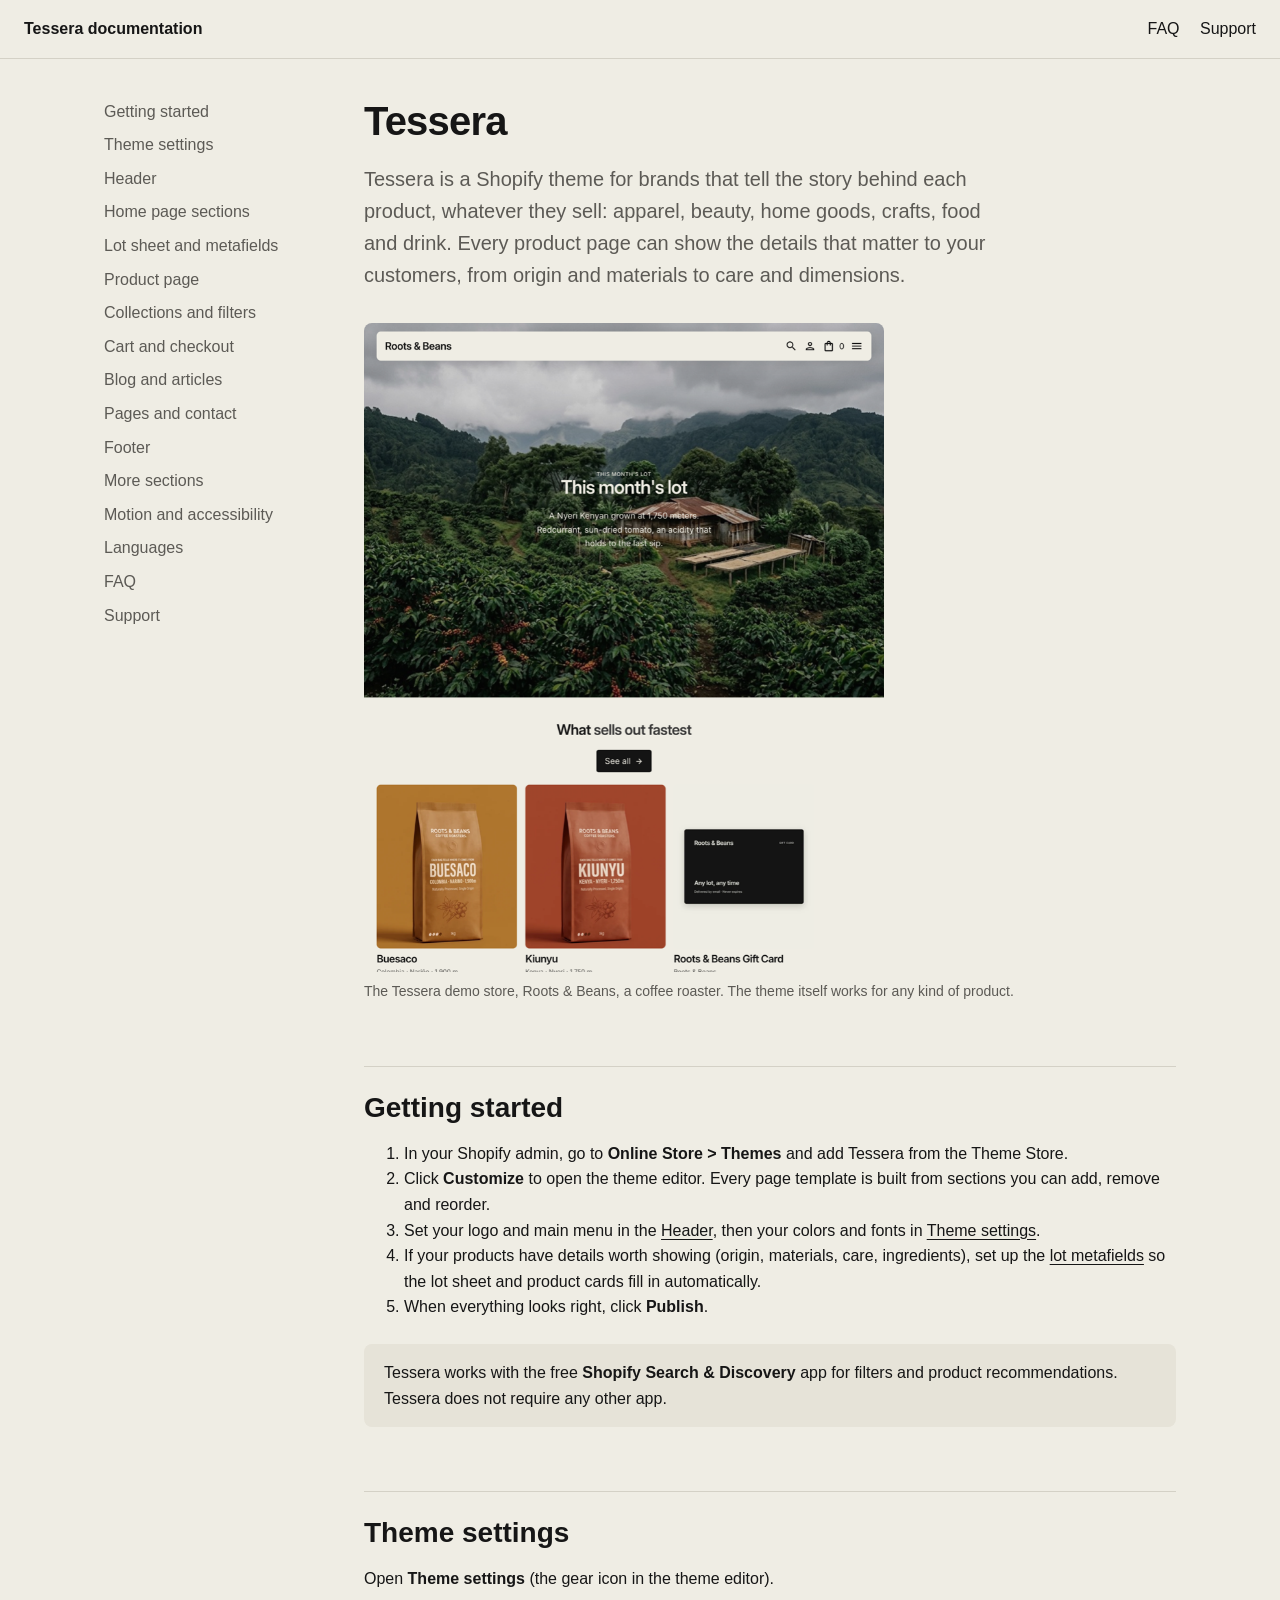
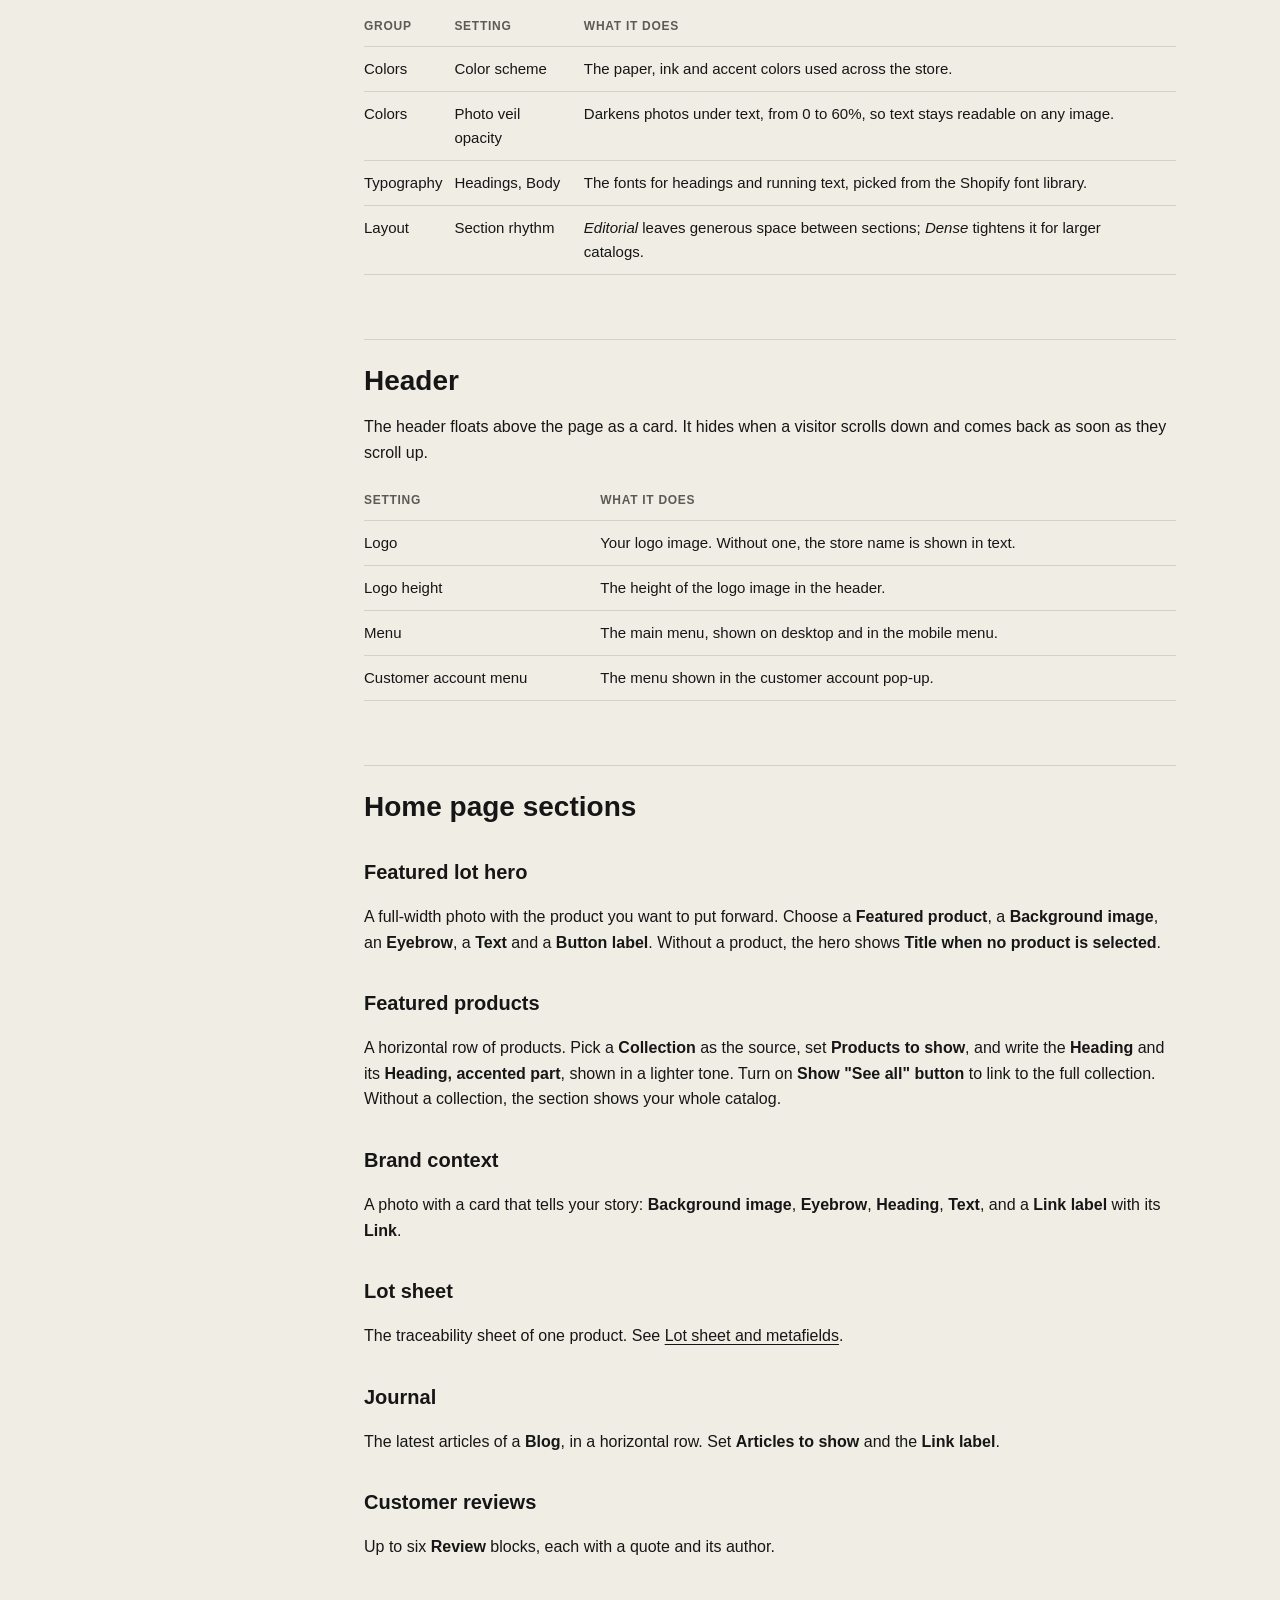
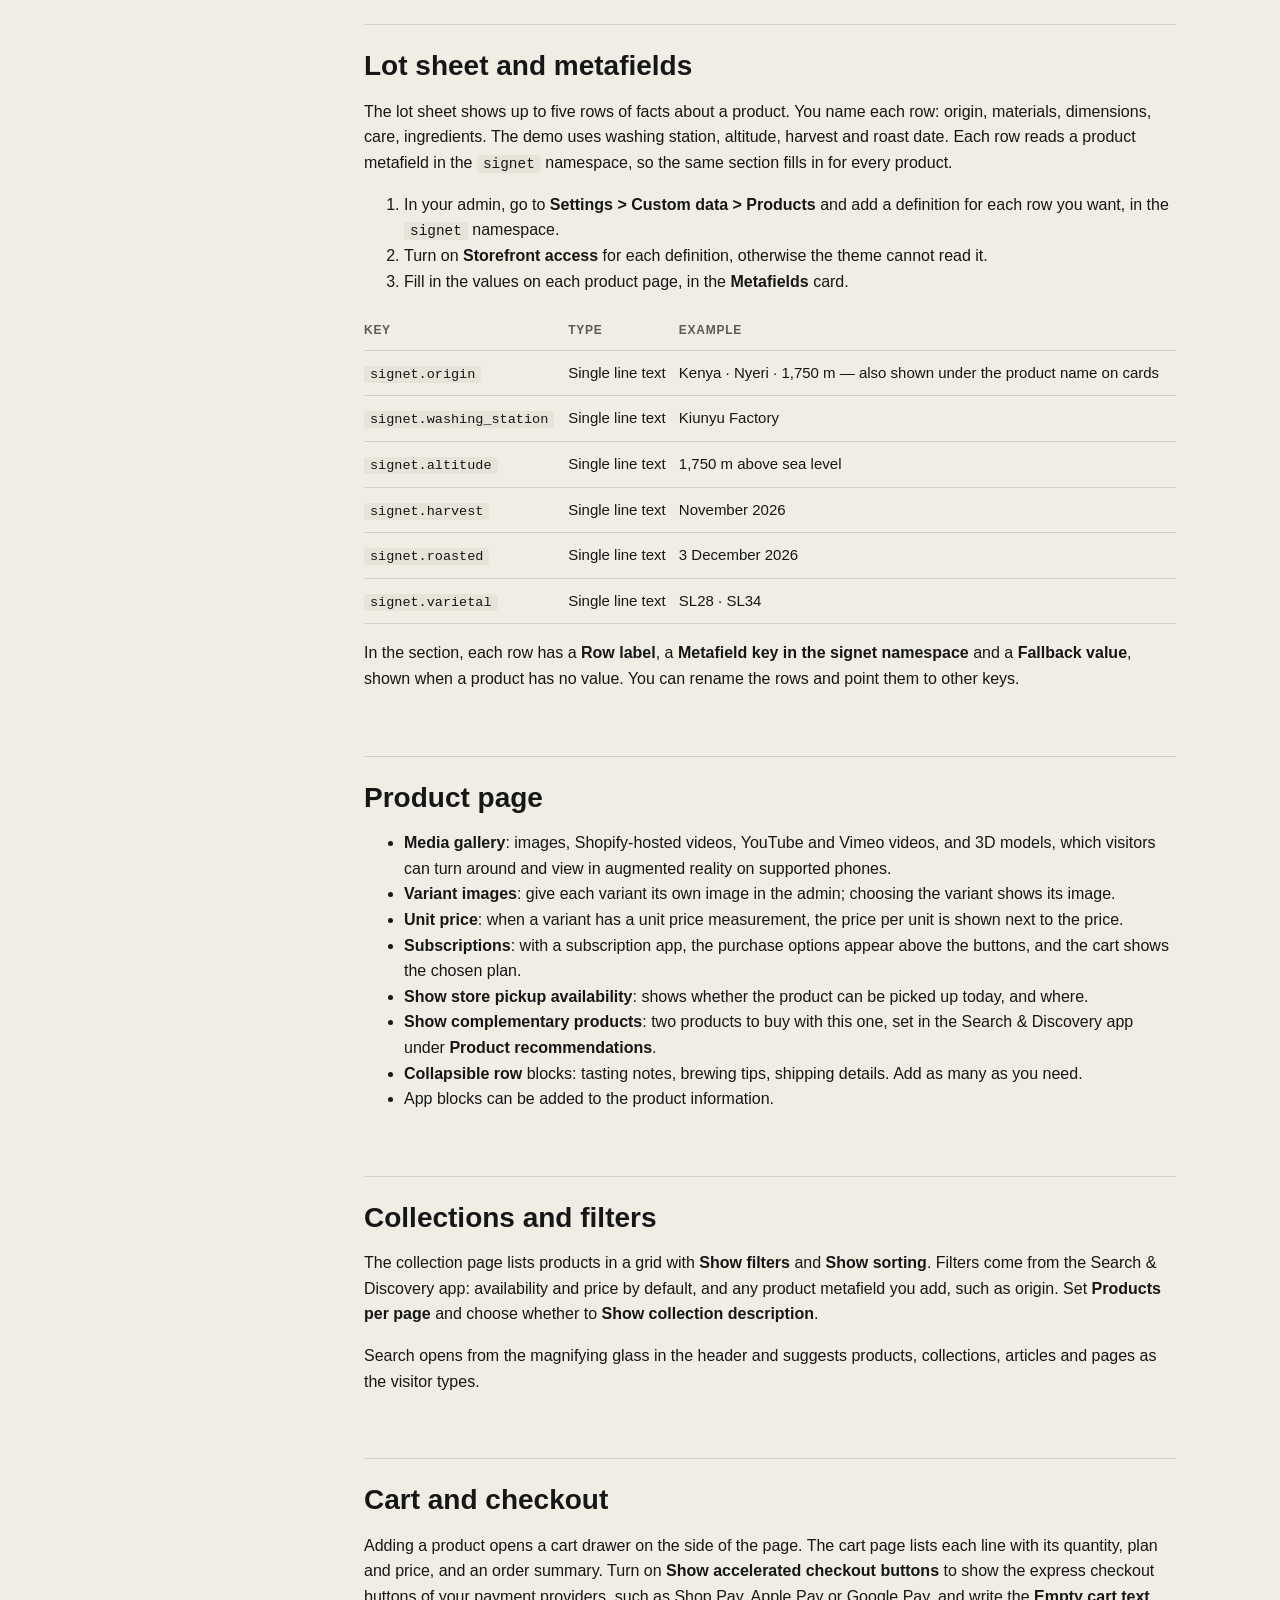
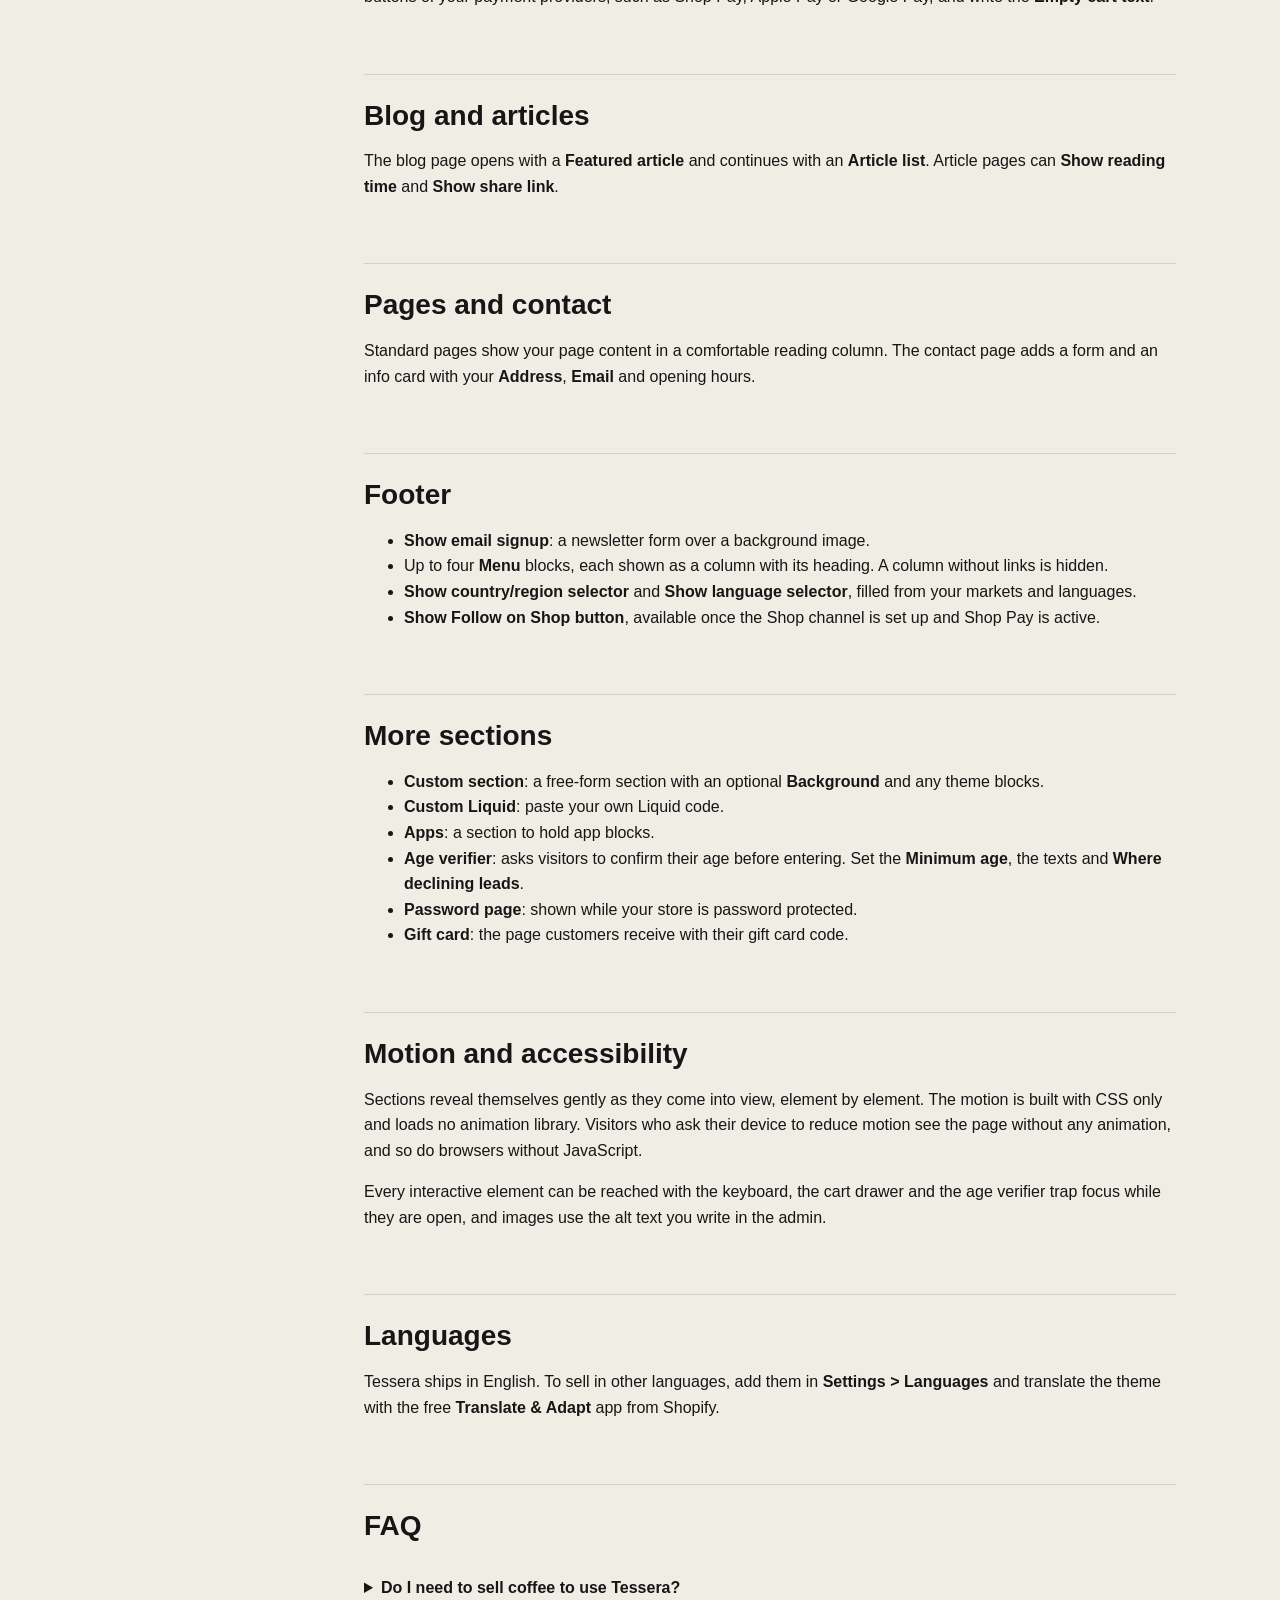
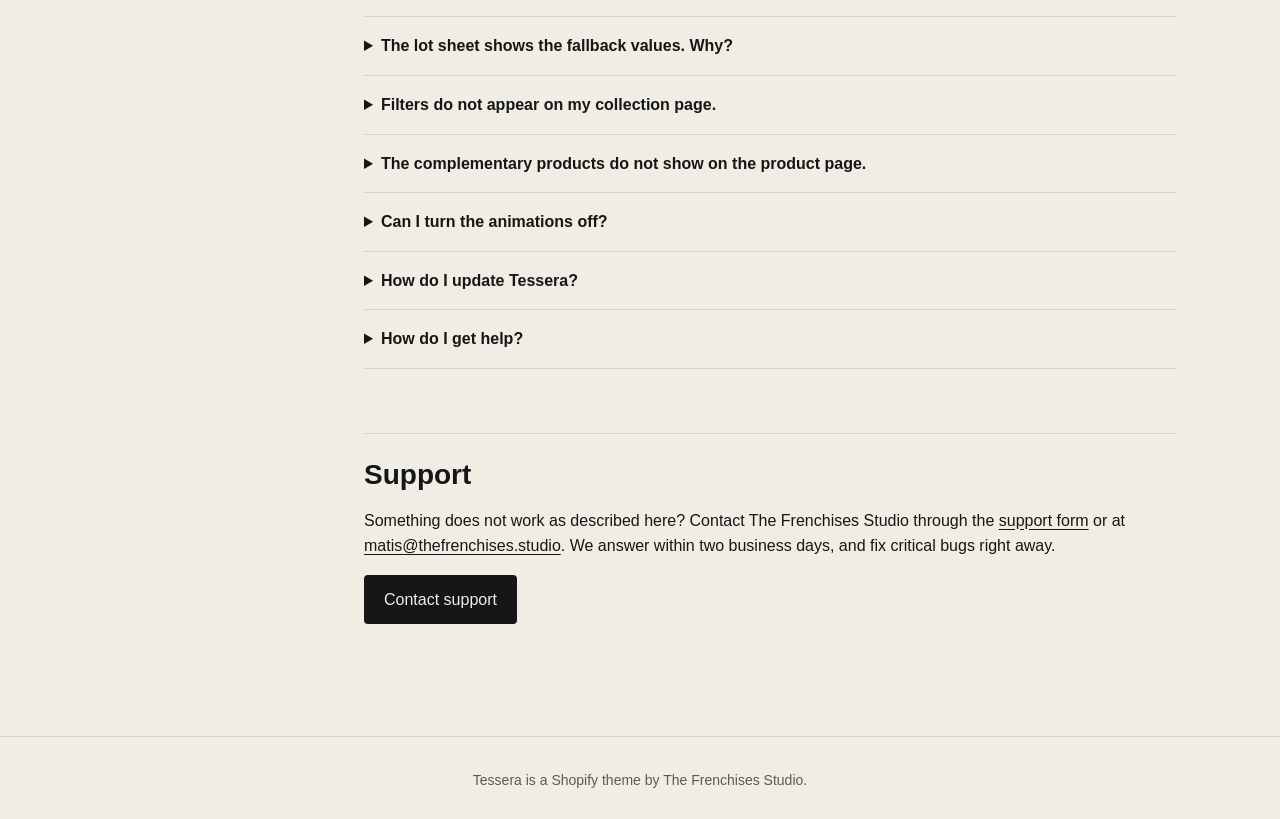
<file: index.html>
<!doctype html>
<html lang="en">
  <head>
    <meta charset="utf-8" />
    <meta name="viewport" content="width=device-width, initial-scale=1" />
    <title>Tessera theme documentation — The Frenchises Studio</title>
    <meta
      name="description"
      content="How to set up and customize Tessera, a Shopify theme for brands that tell the story behind each product, by The Frenchises Studio."
    />
    <link rel="stylesheet" href="assets/style.css" />
  </head>
  <body>
    <a class="skip" href="#content">Skip to content</a>
    <header class="site">
      <a class="brand" href="./">Tessera documentation</a>
      <nav aria-label="Site">
        <a href="#faq">FAQ</a>
        <a href="support/">Support</a>
      </nav>
    </header>

    <div class="layout">
      <aside class="toc" aria-label="On this page">
        <ol>
          <li><a href="#start">Getting started</a></li>
          <li><a href="#settings">Theme settings</a></li>
          <li><a href="#header">Header</a></li>
          <li><a href="#home">Home page sections</a></li>
          <li><a href="#lot">Lot sheet and metafields</a></li>
          <li><a href="#product">Product page</a></li>
          <li><a href="#collection">Collections and filters</a></li>
          <li><a href="#cart">Cart and checkout</a></li>
          <li><a href="#journal">Blog and articles</a></li>
          <li><a href="#pages">Pages and contact</a></li>
          <li><a href="#footer">Footer</a></li>
          <li><a href="#more">More sections</a></li>
          <li><a href="#motion">Motion and accessibility</a></li>
          <li><a href="#languages">Languages</a></li>
          <li><a href="#faq">FAQ</a></li>
          <li><a href="#support">Support</a></li>
        </ol>
      </aside>

      <main id="content">
        <h1>Tessera</h1>
        <p class="lead">
          Tessera is a Shopify theme for brands that tell the story behind each product, whatever they
          sell: apparel, beauty, home goods, crafts, food and drink. Every product page can show the
          details that matter to your customers, from origin and materials to care and dimensions.
        </p>
        <figure>
          <img src="assets/signet-desktop.png" alt="The Tessera home page: a full-width coffee farm photo, the featured lot and a grid of coffee bags." width="1000" height="1248" />
          <figcaption>The Tessera demo store, Roots &amp; Beans, a coffee roaster. The theme itself works for any kind of product.</figcaption>
        </figure>

        <h2 id="start">Getting started</h2>
        <ol>
          <li>In your Shopify admin, go to <strong>Online Store &gt; Themes</strong> and add Tessera from the Theme Store.</li>
          <li>Click <strong>Customize</strong> to open the theme editor. Every page template is built from sections you can add, remove and reorder.</li>
          <li>Set your logo and main menu in the <a href="#header">Header</a>, then your colors and fonts in <a href="#settings">Theme settings</a>.</li>
          <li>If your products have details worth showing (origin, materials, care, ingredients), set up the <a href="#lot">lot metafields</a> so the lot sheet and product cards fill in automatically.</li>
          <li>When everything looks right, click <strong>Publish</strong>.</li>
        </ol>
        <div class="note">
          Tessera works with the free <strong>Shopify Search &amp; Discovery</strong> app for filters and
          product recommendations. Tessera does not require any other app.
        </div>

        <h2 id="settings">Theme settings</h2>
        <p>Open <strong>Theme settings</strong> (the gear icon in the theme editor).</p>
        <table>
          <thead><tr><th>Group</th><th>Setting</th><th>What it does</th></tr></thead>
          <tbody>
            <tr><td>Colors</td><td>Color scheme</td><td>The paper, ink and accent colors used across the store.</td></tr>
            <tr><td>Colors</td><td>Photo veil opacity</td><td>Darkens photos under text, from 0 to 60%, so text stays readable on any image.</td></tr>
            <tr><td>Typography</td><td>Headings, Body</td><td>The fonts for headings and running text, picked from the Shopify font library.</td></tr>
            <tr><td>Layout</td><td>Section rhythm</td><td><em>Editorial</em> leaves generous space between sections; <em>Dense</em> tightens it for larger catalogs.</td></tr>
          </tbody>
        </table>

        <h2 id="header">Header</h2>
        <p>
          The header floats above the page as a card. It hides when a visitor scrolls down and comes
          back as soon as they scroll up.
        </p>
        <table>
          <thead><tr><th>Setting</th><th>What it does</th></tr></thead>
          <tbody>
            <tr><td>Logo</td><td>Your logo image. Without one, the store name is shown in text.</td></tr>
            <tr><td>Logo height</td><td>The height of the logo image in the header.</td></tr>
            <tr><td>Menu</td><td>The main menu, shown on desktop and in the mobile menu.</td></tr>
            <tr><td>Customer account menu</td><td>The menu shown in the customer account pop-up.</td></tr>
          </tbody>
        </table>

        <h2 id="home">Home page sections</h2>
        <h3>Featured lot hero</h3>
        <p>
          A full-width photo with the product you want to put forward. Choose a <strong>Featured
          product</strong>, a <strong>Background image</strong>, an <strong>Eyebrow</strong>, a
          <strong>Text</strong> and a <strong>Button label</strong>. Without a product, the hero shows
          <strong>Title when no product is selected</strong>.
        </p>
        <h3>Featured products</h3>
        <p>
          A horizontal row of products. Pick a <strong>Collection</strong> as the source, set
          <strong>Products to show</strong>, and write the <strong>Heading</strong> and its
          <strong>Heading, accented part</strong>, shown in a lighter tone. Turn on
          <strong>Show "See all" button</strong> to link to the full collection. Without a
          collection, the section shows your whole catalog.
        </p>
        <h3>Brand context</h3>
        <p>
          A photo with a card that tells your story: <strong>Background image</strong>,
          <strong>Eyebrow</strong>, <strong>Heading</strong>, <strong>Text</strong>, and a
          <strong>Link label</strong> with its <strong>Link</strong>.
        </p>
        <h3>Lot sheet</h3>
        <p>The traceability sheet of one product. See <a href="#lot">Lot sheet and metafields</a>.</p>
        <h3>Journal</h3>
        <p>
          The latest articles of a <strong>Blog</strong>, in a horizontal row. Set
          <strong>Articles to show</strong> and the <strong>Link label</strong>.
        </p>
        <h3>Customer reviews</h3>
        <p>Up to six <strong>Review</strong> blocks, each with a quote and its author.</p>

        <h2 id="lot">Lot sheet and metafields</h2>
        <p>
          The lot sheet shows up to five rows of facts about a product. You name each row: origin,
          materials, dimensions, care, ingredients. The demo uses washing station, altitude, harvest
          and roast date. Each row reads a product metafield in the
          <code>signet</code> namespace, so the same section fills in for every product.
        </p>
        <ol>
          <li>In your admin, go to <strong>Settings &gt; Custom data &gt; Products</strong> and add a definition for each row you want, in the <code>signet</code> namespace.</li>
          <li>Turn on <strong>Storefront access</strong> for each definition, otherwise the theme cannot read it.</li>
          <li>Fill in the values on each product page, in the <strong>Metafields</strong> card.</li>
        </ol>
        <table>
          <thead><tr><th>Key</th><th>Type</th><th>Example</th></tr></thead>
          <tbody>
            <tr><td><code>signet.origin</code></td><td>Single line text</td><td>Kenya · Nyeri · 1,750 m — also shown under the product name on cards</td></tr>
            <tr><td><code>signet.washing_station</code></td><td>Single line text</td><td>Kiunyu Factory</td></tr>
            <tr><td><code>signet.altitude</code></td><td>Single line text</td><td>1,750 m above sea level</td></tr>
            <tr><td><code>signet.harvest</code></td><td>Single line text</td><td>November 2026</td></tr>
            <tr><td><code>signet.roasted</code></td><td>Single line text</td><td>3 December 2026</td></tr>
            <tr><td><code>signet.varietal</code></td><td>Single line text</td><td>SL28 · SL34</td></tr>
          </tbody>
        </table>
        <p>
          In the section, each row has a <strong>Row label</strong>, a <strong>Metafield key in the
          signet namespace</strong> and a <strong>Fallback value</strong>, shown when a product has no
          value. You can rename the rows and point them to other keys.
        </p>

        <h2 id="product">Product page</h2>
        <ul>
          <li><strong>Media gallery</strong>: images, Shopify-hosted videos, YouTube and Vimeo videos, and 3D models, which visitors can turn around and view in augmented reality on supported phones.</li>
          <li><strong>Variant images</strong>: give each variant its own image in the admin; choosing the variant shows its image.</li>
          <li><strong>Unit price</strong>: when a variant has a unit price measurement, the price per unit is shown next to the price.</li>
          <li><strong>Subscriptions</strong>: with a subscription app, the purchase options appear above the buttons, and the cart shows the chosen plan.</li>
          <li><strong>Show store pickup availability</strong>: shows whether the product can be picked up today, and where.</li>
          <li><strong>Show complementary products</strong>: two products to buy with this one, set in the Search &amp; Discovery app under <strong>Product recommendations</strong>.</li>
          <li><strong>Collapsible row</strong> blocks: tasting notes, brewing tips, shipping details. Add as many as you need.</li>
          <li>App blocks can be added to the product information.</li>
        </ul>

        <h2 id="collection">Collections and filters</h2>
        <p>
          The collection page lists products in a grid with <strong>Show filters</strong> and
          <strong>Show sorting</strong>. Filters come from the Search &amp; Discovery app: availability
          and price by default, and any product metafield you add, such as origin. Set
          <strong>Products per page</strong> and choose whether to <strong>Show collection
          description</strong>.
        </p>
        <p>
          Search opens from the magnifying glass in the header and suggests products, collections,
          articles and pages as the visitor types.
        </p>

        <h2 id="cart">Cart and checkout</h2>
        <p>
          Adding a product opens a cart drawer on the side of the page. The cart page lists each line
          with its quantity, plan and price, and an order summary. Turn on <strong>Show accelerated
          checkout buttons</strong> to show the express checkout buttons of your payment providers,
          such as Shop Pay, Apple Pay or Google Pay, and write the <strong>Empty cart text</strong>.
        </p>

        <h2 id="journal">Blog and articles</h2>
        <p>
          The blog page opens with a <strong>Featured article</strong> and continues with an
          <strong>Article list</strong>. Article pages can <strong>Show reading time</strong> and
          <strong>Show share link</strong>.
        </p>

        <h2 id="pages">Pages and contact</h2>
        <p>
          Standard pages show your page content in a comfortable reading column. The contact page adds
          a form and an info card with your <strong>Address</strong>, <strong>Email</strong> and opening
          hours.
        </p>

        <h2 id="footer">Footer</h2>
        <ul>
          <li><strong>Show email signup</strong>: a newsletter form over a background image.</li>
          <li>Up to four <strong>Menu</strong> blocks, each shown as a column with its heading. A column without links is hidden.</li>
          <li><strong>Show country/region selector</strong> and <strong>Show language selector</strong>, filled from your markets and languages.</li>
          <li><strong>Show Follow on Shop button</strong>, available once the Shop channel is set up and Shop Pay is active.</li>
        </ul>

        <h2 id="more">More sections</h2>
        <ul>
          <li><strong>Custom section</strong>: a free-form section with an optional <strong>Background</strong> and any theme blocks.</li>
          <li><strong>Custom Liquid</strong>: paste your own Liquid code.</li>
          <li><strong>Apps</strong>: a section to hold app blocks.</li>
          <li><strong>Age verifier</strong>: asks visitors to confirm their age before entering. Set the <strong>Minimum age</strong>, the texts and <strong>Where declining leads</strong>.</li>
          <li><strong>Password page</strong>: shown while your store is password protected.</li>
          <li><strong>Gift card</strong>: the page customers receive with their gift card code.</li>
        </ul>

        <h2 id="motion">Motion and accessibility</h2>
        <p>
          Sections reveal themselves gently as they come into view, element by element. The motion is
          built with CSS only and loads no animation library. Visitors who ask their device to reduce
          motion see the page without any animation, and so do browsers without JavaScript.
        </p>
        <p>
          Every interactive element can be reached with the keyboard, the cart drawer and the age
          verifier trap focus while they are open, and images use the alt text you write in the admin.
        </p>

        <h2 id="languages">Languages</h2>
        <p>
          Tessera ships in English. To sell in other languages, add them in <strong>Settings &gt;
          Languages</strong> and translate the theme with the free <strong>Translate &amp;
          Adapt</strong> app from Shopify.
        </p>

        <h2 id="faq">FAQ</h2>
        <details>
          <summary>Do I need to sell coffee to use Tessera?</summary>
          <p>No. The demo store is a coffee roaster, but Tessera fits any kind of product: apparel, beauty, home goods, crafts, food and drink. Rename the lot sheet rows to match your products.</p>
        </details>
        <details>
          <summary>The lot sheet shows the fallback values. Why?</summary>
          <p>The metafield definitions are missing, or their storefront access is off. See <a href="#lot">Lot sheet and metafields</a>.</p>
        </details>
        <details>
          <summary>Filters do not appear on my collection page.</summary>
          <p>Install the free Search &amp; Discovery app, then add filters under <strong>Filters</strong>. Also check that <strong>Show filters</strong> is on in the collection section.</p>
        </details>
        <details>
          <summary>The complementary products do not show on the product page.</summary>
          <p>Choose them for each product in Search &amp; Discovery, under <strong>Product recommendations</strong>, and keep <strong>Show complementary products</strong> on.</p>
        </details>
        <details>
          <summary>Can I turn the animations off?</summary>
          <p>Visitors who reduce motion on their device see no animation. The motion is part of the theme design and has no global switch.</p>
        </details>
        <details>
          <summary>How do I update Tessera?</summary>
          <p>When a new version is out, Shopify shows it in <strong>Online Store &gt; Themes</strong>. Updating adds a new copy of the theme with your settings, which you can review before publishing.</p>
        </details>
        <details>
          <summary>How do I get help?</summary>
          <p>Use the <a href="support/">support form</a>. We answer within two business days.</p>
        </details>

        <h2 id="support">Support</h2>
        <p>
          Something does not work as described here? Contact The Frenchises Studio through the
          <a href="support/">support form</a> or at
          <a href="mailto:matis@thefrenchises.studio">matis@thefrenchises.studio</a>. We answer
          within two business days, and fix critical bugs right away.
        </p>
        <p><a class="button" href="support/">Contact support</a></p>
      </main>
    </div>

    <footer class="site">Tessera is a Shopify theme by The Frenchises Studio.</footer>
  </body>
</html>
</file>
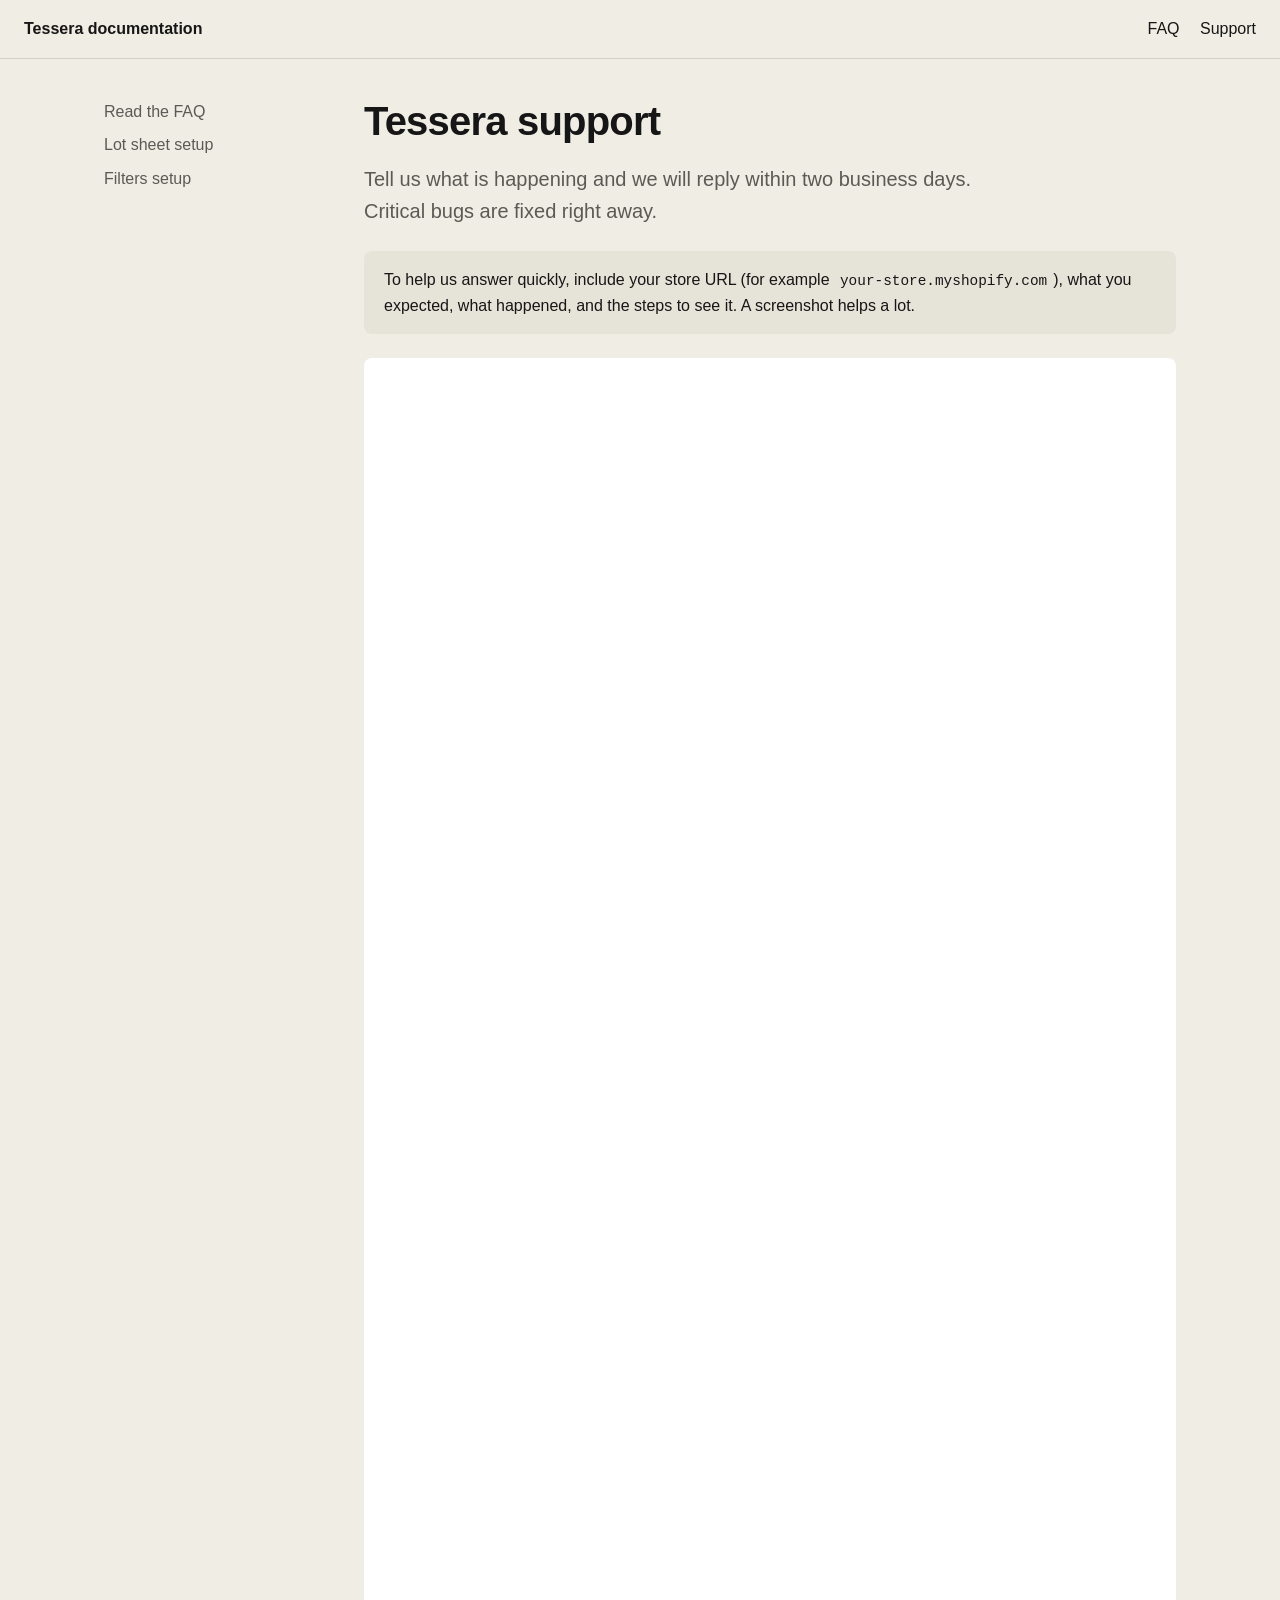
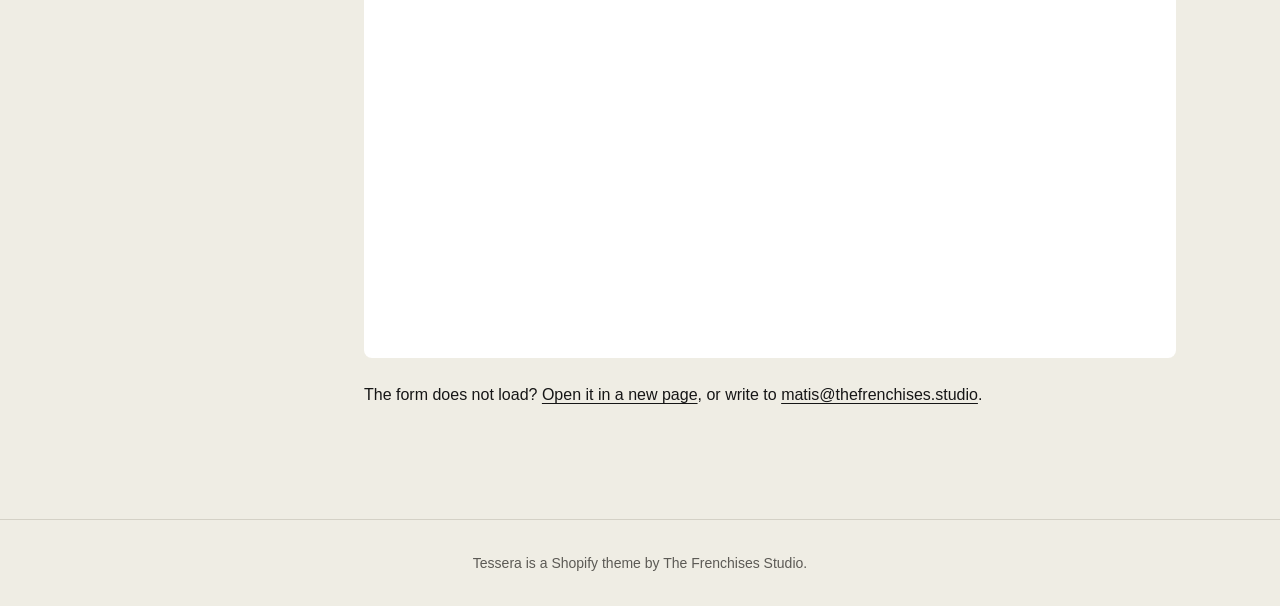
<file: support/index.html>
<!doctype html>
<html lang="en">
  <head>
    <meta charset="utf-8" />
    <meta name="viewport" content="width=device-width, initial-scale=1" />
    <title>Tessera theme support — The Frenchises Studio</title>
    <meta name="description" content="Contact The Frenchises Studio about the Tessera Shopify theme. We reply within two business days." />
    <link rel="stylesheet" href="../assets/style.css" />
  </head>
  <body>
    <a class="skip" href="#content">Skip to content</a>
    <header class="site">
      <a class="brand" href="../">Tessera documentation</a>
      <nav aria-label="Site">
        <a href="../#faq">FAQ</a>
        <a href="./" aria-current="page">Support</a>
      </nav>
    </header>

    <div class="layout">
      <aside class="toc" aria-label="Before you write">
        <ol>
          <li><a href="../#faq">Read the FAQ</a></li>
          <li><a href="../#lot">Lot sheet setup</a></li>
          <li><a href="../#collection">Filters setup</a></li>
        </ol>
      </aside>

      <main id="content">
        <h1>Tessera support</h1>
        <p class="lead">
          Tell us what is happening and we will reply within two business days. Critical bugs are
          fixed right away.
        </p>
        <div class="note">
          To help us answer quickly, include your store URL (for example
          <code>your-store.myshopify.com</code>), what you expected, what happened, and the steps to
          see it. A screenshot helps a lot.
        </div>

        <iframe
          class="form-frame"
          src="https://docs.google.com/forms/d/e/1FAIpQLSekNqCGC-VHojAdlQwyj6zR5qdvTwzApwt7FJUdPxiij-TO2Q/viewform?embedded=true"
          title="Tessera theme support form"
          loading="lazy"
        >Loading the support form…</iframe>

        <p>
          The form does not load?
          <a href="https://docs.google.com/forms/d/e/1FAIpQLSekNqCGC-VHojAdlQwyj6zR5qdvTwzApwt7FJUdPxiij-TO2Q/viewform">Open it in a new page</a>,
          or write to <a href="mailto:matis@thefrenchises.studio?subject=Tessera%20theme%20support">matis@thefrenchises.studio</a>.
        </p>
      </main>
    </div>

    <footer class="site">Tessera is a Shopify theme by The Frenchises Studio.</footer>
  </body>
</html>
</file>
<file: assets/style.css>
:root {
  --paper: #efede4;
  --surface: #e6e3d8;
  --ink: #161616;
  --muted: #5c5a55;
  --rule: #d4d1c6;
  --accent: #8a3b24;
  --radius: 8px;
}

* {
  box-sizing: border-box;
}

html {
  scroll-behavior: smooth;
}

@media (prefers-reduced-motion: reduce) {
  html {
    scroll-behavior: auto;
  }
}

body {
  margin: 0;
  background: var(--paper);
  color: var(--ink);
  font: 16px/1.6 -apple-system, BlinkMacSystemFont, "Inter", "Segoe UI", Roboto, sans-serif;
}

a {
  color: var(--ink);
  text-underline-offset: 3px;
}

a:hover {
  color: var(--accent);
}

:focus-visible {
  outline: 2px solid var(--ink);
  outline-offset: 2px;
}

.skip {
  position: absolute;
  left: -9999px;
}

.skip:focus {
  left: 16px;
  top: 16px;
  padding: 8px 12px;
  background: var(--ink);
  color: var(--paper);
  z-index: 10;
}

header.site {
  position: sticky;
  top: 0;
  z-index: 5;
  display: flex;
  align-items: center;
  justify-content: space-between;
  gap: 16px;
  padding: 16px 24px;
  background: var(--paper);
  border-bottom: 1px solid var(--rule);
}

header.site .brand {
  font-weight: 600;
  text-decoration: none;
}

header.site nav a {
  margin-left: 16px;
  text-decoration: none;
}

.layout {
  display: grid;
  grid-template-columns: 1fr;
  gap: 40px;
  max-width: 1120px;
  margin: 0 auto;
  padding: 40px 24px 96px;
}

@media (min-width: 900px) {
  .layout {
    grid-template-columns: 220px 1fr;
  }

  .toc {
    position: sticky;
    top: 88px;
    align-self: start;
  }
}

.toc ol {
  margin: 0;
  padding: 0;
  list-style: none;
}

.toc li {
  margin: 0 0 8px;
}

.toc a {
  color: var(--muted);
  text-decoration: none;
}

.toc a:hover {
  color: var(--ink);
}

main {
  min-width: 0;
}

h1 {
  margin: 0 0 16px;
  font-size: 40px;
  line-height: 1.1;
  letter-spacing: -0.02em;
}

h2 {
  margin: 64px 0 16px;
  padding-top: 24px;
  border-top: 1px solid var(--rule);
  font-size: 28px;
  line-height: 1.2;
}

h3 {
  margin: 32px 0 8px;
  font-size: 20px;
}

.lead {
  max-width: 640px;
  color: var(--muted);
  font-size: 20px;
}

figure {
  margin: 32px 0;
}

figure img {
  display: block;
  width: 100%;
  max-width: 520px;
  height: auto;
  border-radius: var(--radius);
}

figcaption {
  margin-top: 8px;
  color: var(--muted);
  font-size: 14px;
}

table {
  width: 100%;
  margin: 16px 0;
  border-collapse: collapse;
  font-size: 15px;
}

th,
td {
  padding: 10px 12px 10px 0;
  border-bottom: 1px solid var(--rule);
  text-align: left;
  vertical-align: top;
}

th {
  color: var(--muted);
  font-size: 12px;
  letter-spacing: 0.06em;
  text-transform: uppercase;
}

code {
  padding: 1px 6px;
  border-radius: 4px;
  background: var(--surface);
  font-size: 0.9em;
}

.note {
  margin: 24px 0;
  padding: 16px 20px;
  border-radius: var(--radius);
  background: var(--surface);
}

details {
  padding: 16px 0;
  border-bottom: 1px solid var(--rule);
}

summary {
  font-weight: 600;
  cursor: pointer;
}

.button {
  display: inline-block;
  padding: 12px 20px;
  border-radius: 4px;
  background: var(--ink);
  color: var(--paper);
  text-decoration: none;
}

.button:hover {
  color: var(--paper);
  opacity: 0.85;
}

footer.site {
  padding: 32px 24px;
  border-top: 1px solid var(--rule);
  color: var(--muted);
  font-size: 14px;
  text-align: center;
}

.form-frame {
  width: 100%;
  min-height: 1600px;
  border: 0;
  border-radius: var(--radius);
  background: #fff;
}
</file>
